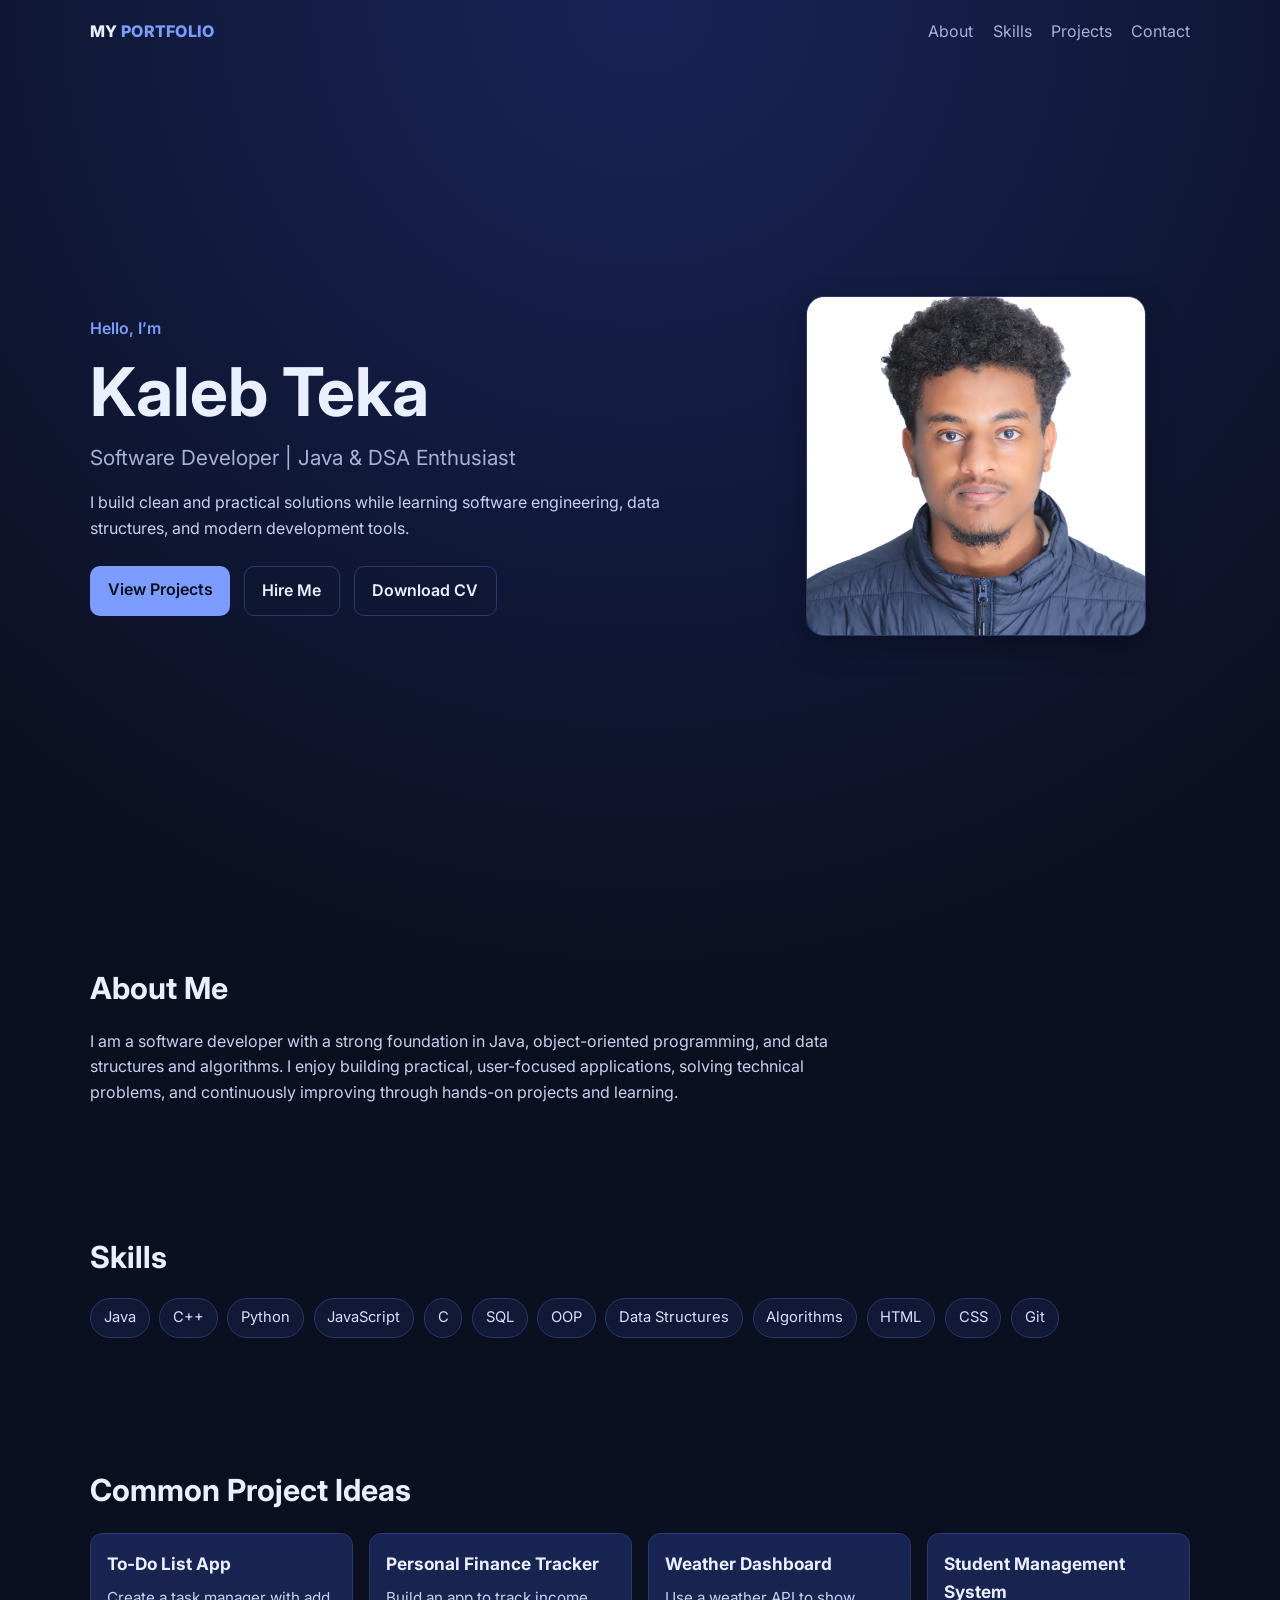
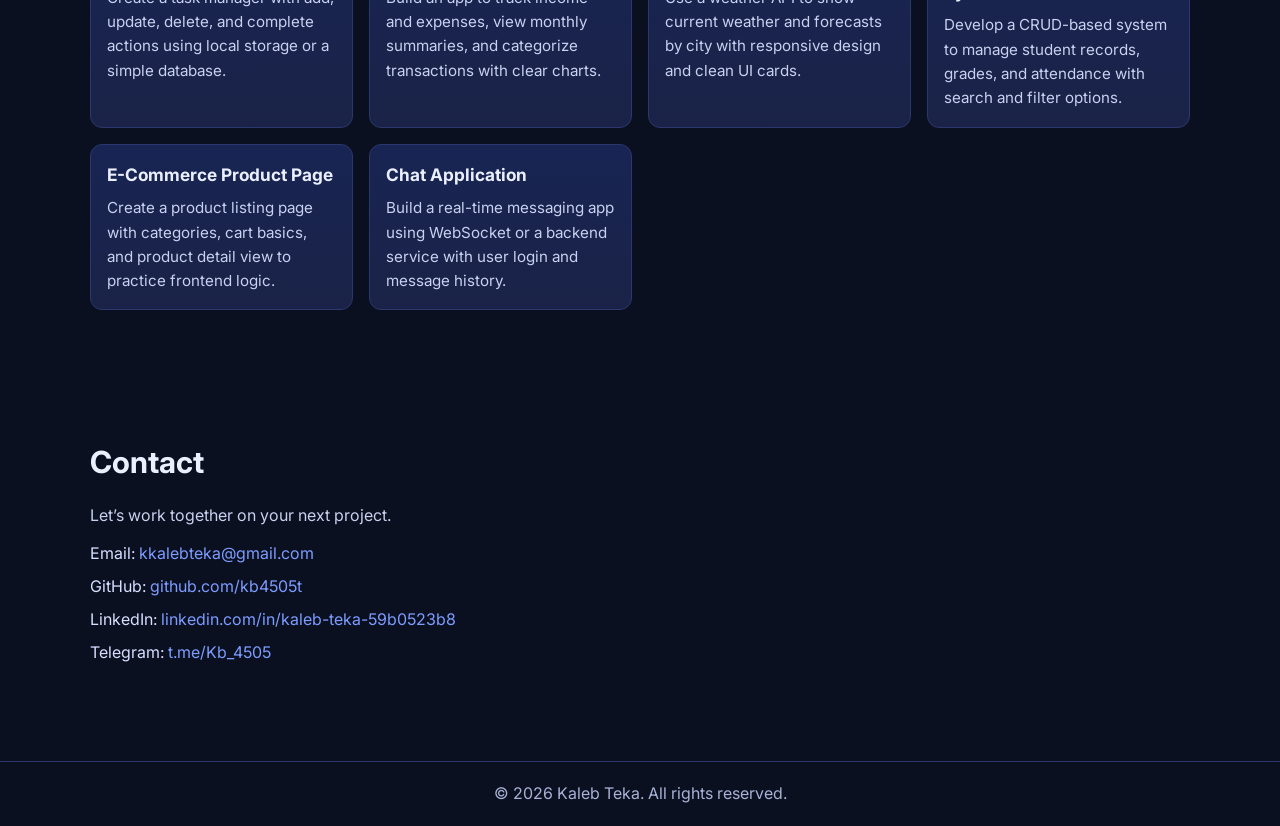
<file: index.html>
<!DOCTYPE html>
<html lang="en">
<head>
  <meta charset="UTF-8" />
  <meta name="viewport" content="width=device-width, initial-scale=1.0" />
  <title>Kaleb Teka | Portfolio</title>
  <link rel="preconnect" href="https://fonts.googleapis.com">
  <link rel="preconnect" href="https://fonts.gstatic.com" crossorigin>
  <link href="https://fonts.googleapis.com/css2?family=Inter:wght@400;500;700;800&display=swap" rel="stylesheet">
  <link rel="stylesheet" href="portfolio.css" />
</head>
<body>
  <header class="hero" id="home">
    <nav class="nav container">
      <div class="logo">MY <span>PORTFOLIO</span></div>
      <ul class="nav-links">
        <li><a href="#about">About</a></li>
        <li><a href="#skills">Skills</a></li>
        <li><a href="#projects">Projects</a></li>
        <li><a href="#contact">Contact</a></li>
      </ul>
    </nav>

    <div class="container hero-layout">
      <div class="hero-content">
        <p class="tag">Hello, I’m</p>
        <h1>Kaleb Teka</h1>
        <p class="subtitle">Software Developer | Java & DSA Enthusiast</p>
        <p class="summary">
          I build clean and practical solutions while learning software engineering,
          data structures, and modern development tools.
        </p>
        <div class="hero-actions">
          <a href="#projects" class="btn primary">View Projects</a>
          <a href="#contact" class="btn ghost">Hire Me</a>
          <a href="Kaleb-Teka-CV.pdf" class="btn ghost" download>Download CV</a>
        </div>
      </div>
      <div class="hero-image-wrap">
        <img src="proff.jpg" alt="Portrait of Kaleb Teka" class="hero-image" />
      </div>
    </div>
  </header>

  <main>
    <section id="about" class="section container">
      <h2>About Me</h2>
      <p>
        I am a software developer with a strong foundation in Java, object-oriented programming,
        and data structures and algorithms. I enjoy building practical, user-focused applications,
        solving technical problems, and continuously improving through hands-on projects and learning.
      </p>
    </section>

    <section id="skills" class="section container">
      <h2>Skills</h2>
      <div class="chips">
        <span>Java</span>
        <span>C++</span>
        <span>Python</span>
        <span>JavaScript</span>
        <span>C</span>
        <span>SQL</span>
        <span>OOP</span>
        <span>Data Structures</span>
        <span>Algorithms</span>
        <span>HTML</span>
        <span>CSS</span>
        <span>Git</span>
      </div>
    </section>

    <section id="projects" class="section container">
      <h2>Common Project Ideas</h2>
      <div class="project-grid">
        <article class="card">
          <h3>To-Do List App</h3>
          <p>Create a task manager with add, update, delete, and complete actions using local storage or a simple database.</p>
        </article>
        <article class="card">
          <h3>Personal Finance Tracker</h3>
          <p>Build an app to track income and expenses, view monthly summaries, and categorize transactions with clear charts.</p>
        </article>
        <article class="card">
          <h3>Weather Dashboard</h3>
          <p>Use a weather API to show current weather and forecasts by city with responsive design and clean UI cards.</p>
        </article>
        <article class="card">
          <h3>Student Management System</h3>
          <p>Develop a CRUD-based system to manage student records, grades, and attendance with search and filter options.</p>
        </article>
        <article class="card">
          <h3>E-Commerce Product Page</h3>
          <p>Create a product listing page with categories, cart basics, and product detail view to practice frontend logic.</p>
        </article>
        <article class="card">
          <h3>Chat Application</h3>
          <p>Build a real-time messaging app using WebSocket or a backend service with user login and message history.</p>
        </article>
      </div>
    </section>

    <section id="contact" class="section container">
      <h2>Contact</h2>
      <p>Let’s work together on your next project.</p>
      <ul class="contact-list">
        <li>Email: <a href="mailto:kkalebteka@gmail.com">kkalebteka@gmail.com</a></li>
        <li>GitHub: <a href="https://github.com/kb4505t" target="_blank" rel="noopener noreferrer">github.com/kb4505t</a></li>
        <li>LinkedIn: <a href="https://www.linkedin.com/in/kaleb-teka-59b0523b8" target="_blank" rel="noopener noreferrer">linkedin.com/in/kaleb-teka-59b0523b8</a></li>
        <li>Telegram: <a href="https://t.me/Kb_4505" target="_blank" rel="noopener noreferrer">t.me/Kb_4505</a></li>
      </ul>
    </section>
  </main>

  <footer>
    <p>© <span id="year"></span> Kaleb Teka. All rights reserved.</p>
  </footer>

  <script src="portfolio.js"></script>
</body>
</html>
</file>
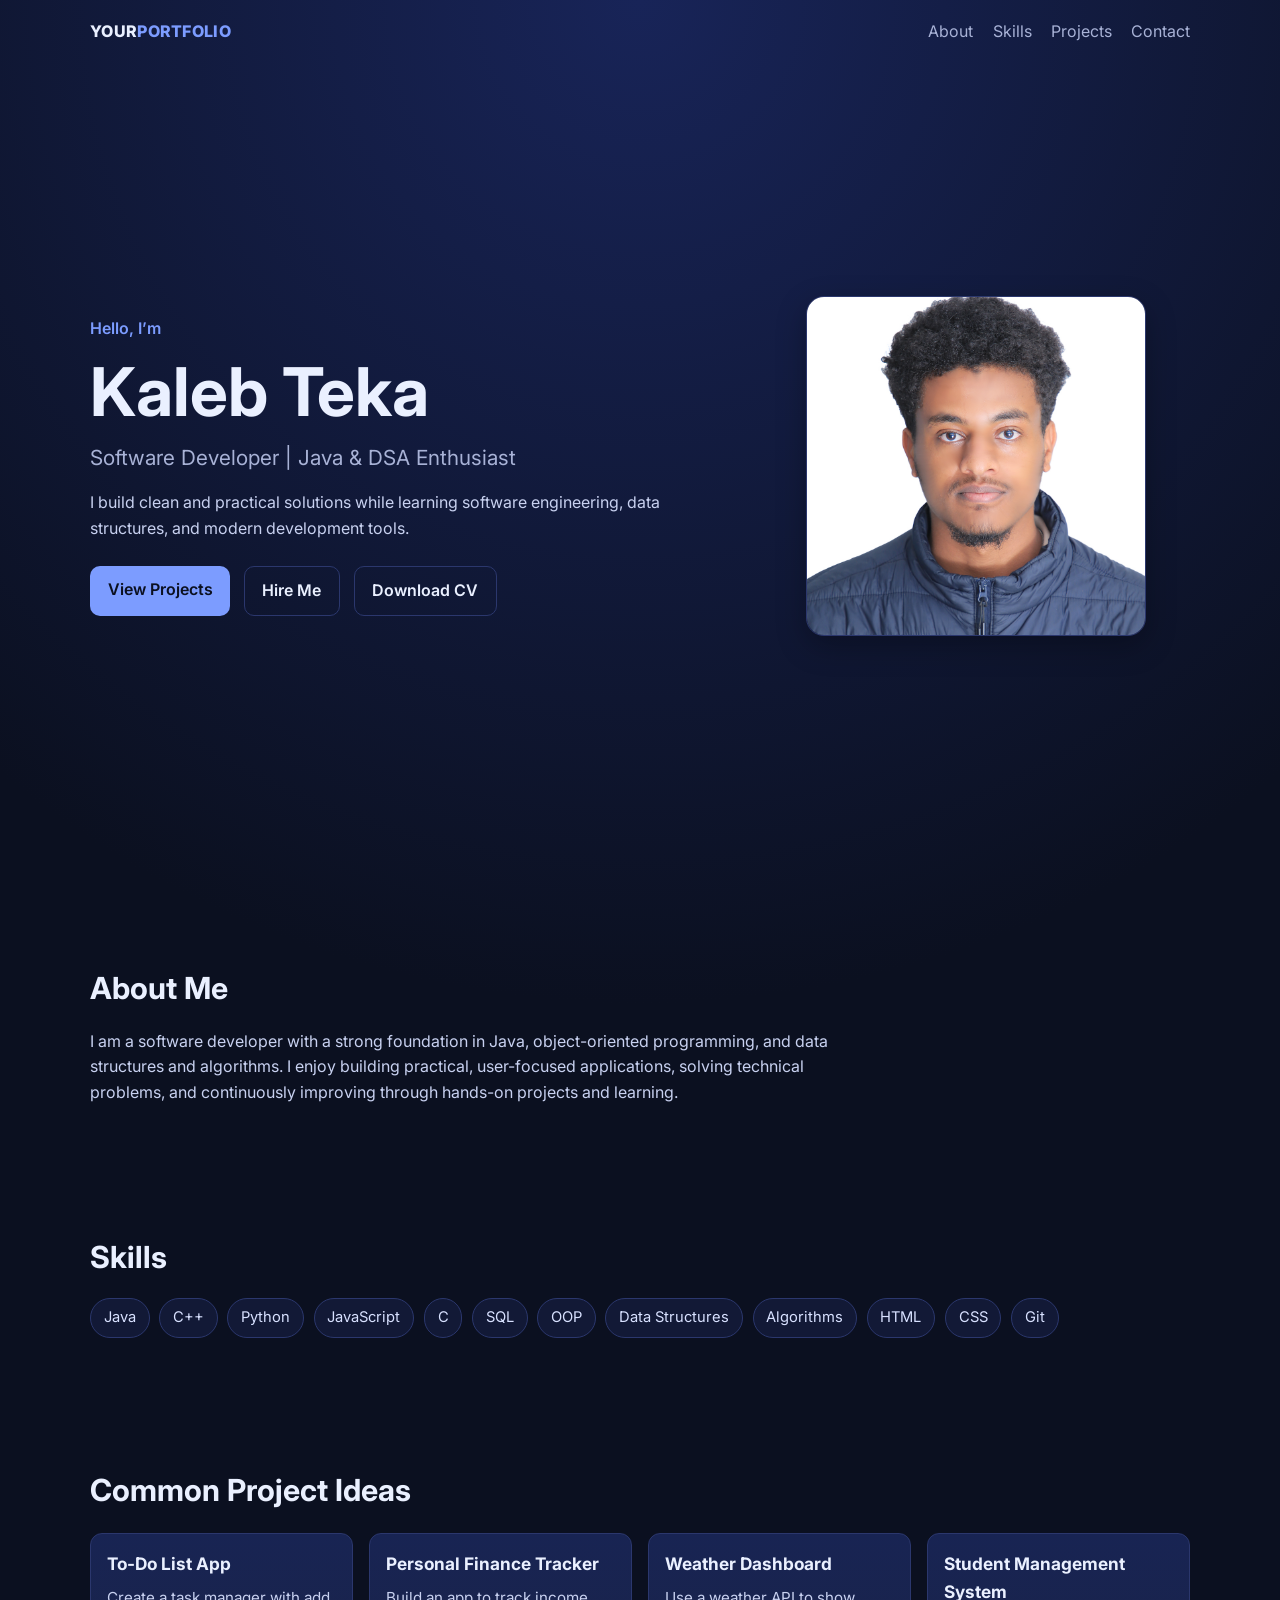
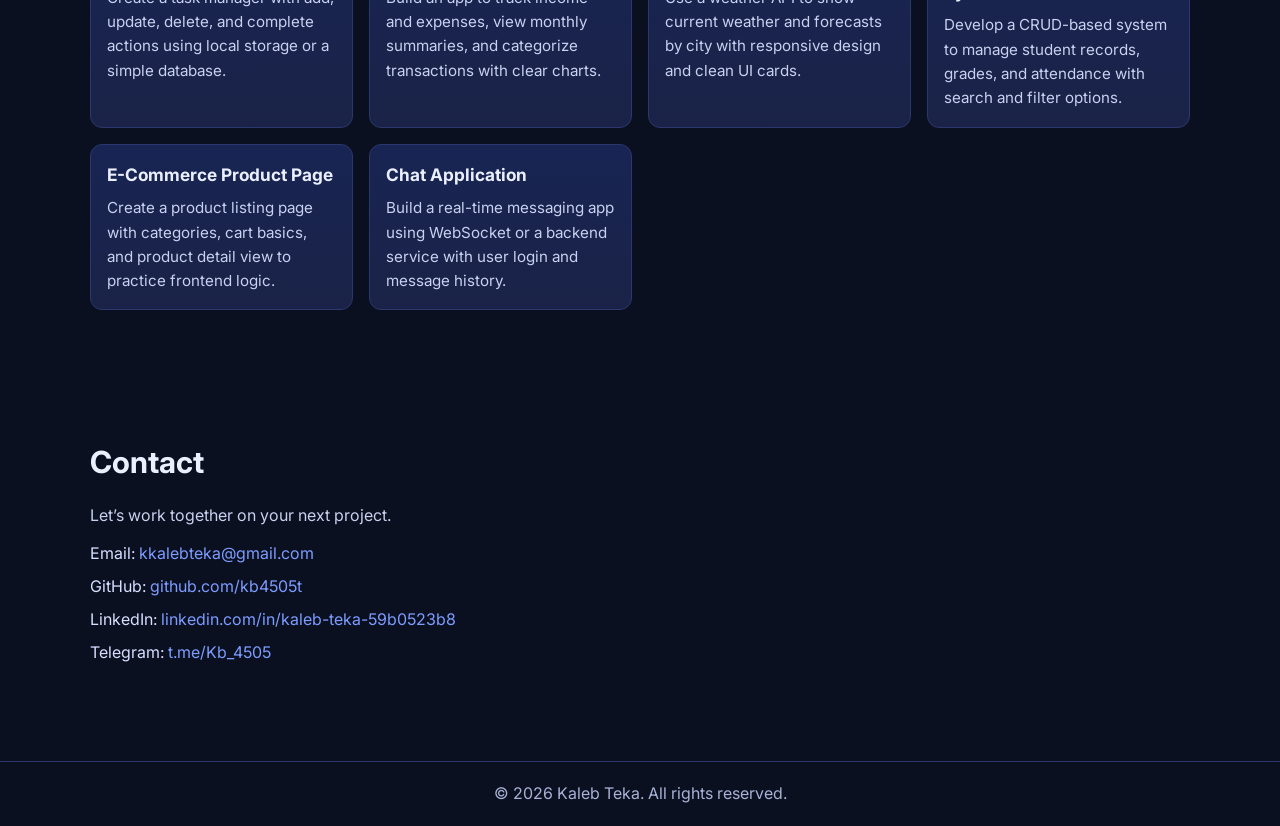
<file: portfolio.html>
<!DOCTYPE html>
<html lang="en">
<head>
  <meta charset="UTF-8" />
  <meta name="viewport" content="width=device-width, initial-scale=1.0" />
  <title>Kaleb Teka | Portfolio</title>
  <link rel="preconnect" href="https://fonts.googleapis.com">
  <link rel="preconnect" href="https://fonts.gstatic.com" crossorigin>
  <link href="https://fonts.googleapis.com/css2?family=Inter:wght@400;500;700;800&display=swap" rel="stylesheet">
  <link rel="stylesheet" href="portfolio.css" />
</head>
<body>
  <header class="hero" id="home">
    <nav class="nav container">
      <div class="logo">YOUR<span>PORTFOLIO</span></div>
      <ul class="nav-links">
        <li><a href="#about">About</a></li>
        <li><a href="#skills">Skills</a></li>
        <li><a href="#projects">Projects</a></li>
        <li><a href="#contact">Contact</a></li>
      </ul>
    </nav>

    <div class="container hero-layout">
      <div class="hero-content">
        <p class="tag">Hello, I’m</p>
        <h1>Kaleb Teka</h1>
        <p class="subtitle">Software Developer | Java & DSA Enthusiast</p>
        <p class="summary">
          I build clean and practical solutions while learning software engineering,
          data structures, and modern development tools.
        </p>
        <div class="hero-actions">
          <a href="#projects" class="btn primary">View Projects</a>
          <a href="#contact" class="btn ghost">Hire Me</a>
          <a href="Kaleb-Teka-CV.pdf" class="btn ghost" download>Download CV</a>
        </div>
      </div>
      <div class="hero-image-wrap">
        <img src="proff.jpg" alt="Portrait of Kaleb Teka" class="hero-image" />
      </div>
    </div>
  </header>

  <main>
    <section id="about" class="section container">
      <h2>About Me</h2>
      <p>
        I am a software developer with a strong foundation in Java, object-oriented programming,
        and data structures and algorithms. I enjoy building practical, user-focused applications,
        solving technical problems, and continuously improving through hands-on projects and learning.
      </p>
    </section>

    <section id="skills" class="section container">
      <h2>Skills</h2>
      <div class="chips">
        <span>Java</span>
        <span>C++</span>
        <span>Python</span>
        <span>JavaScript</span>
        <span>C</span>
        <span>SQL</span>
        <span>OOP</span>
        <span>Data Structures</span>
        <span>Algorithms</span>
        <span>HTML</span>
        <span>CSS</span>
        <span>Git</span>
      </div>
    </section>

    <section id="projects" class="section container">
      <h2>Common Project Ideas</h2>
      <div class="project-grid">
        <article class="card">
          <h3>To-Do List App</h3>
          <p>Create a task manager with add, update, delete, and complete actions using local storage or a simple database.</p>
        </article>
        <article class="card">
          <h3>Personal Finance Tracker</h3>
          <p>Build an app to track income and expenses, view monthly summaries, and categorize transactions with clear charts.</p>
        </article>
        <article class="card">
          <h3>Weather Dashboard</h3>
          <p>Use a weather API to show current weather and forecasts by city with responsive design and clean UI cards.</p>
        </article>
        <article class="card">
          <h3>Student Management System</h3>
          <p>Develop a CRUD-based system to manage student records, grades, and attendance with search and filter options.</p>
        </article>
        <article class="card">
          <h3>E-Commerce Product Page</h3>
          <p>Create a product listing page with categories, cart basics, and product detail view to practice frontend logic.</p>
        </article>
        <article class="card">
          <h3>Chat Application</h3>
          <p>Build a real-time messaging app using WebSocket or a backend service with user login and message history.</p>
        </article>
      </div>
    </section>

    <section id="contact" class="section container">
      <h2>Contact</h2>
      <p>Let’s work together on your next project.</p>
      <ul class="contact-list">
        <li>Email: <a href="mailto:kkalebteka@gmail.com">kkalebteka@gmail.com</a></li>
        <li>GitHub: <a href="https://github.com/kb4505t" target="_blank" rel="noopener noreferrer">github.com/kb4505t</a></li>
        <li>LinkedIn: <a href="https://www.linkedin.com/in/kaleb-teka-59b0523b8" target="_blank" rel="noopener noreferrer">linkedin.com/in/kaleb-teka-59b0523b8</a></li>
        <li>Telegram: <a href="https://t.me/Kb_4505" target="_blank" rel="noopener noreferrer">t.me/Kb_4505</a></li>
      </ul>
    </section>
  </main>

  <footer>
    <p>© <span id="year"></span> Kaleb Teka. All rights reserved.</p>
  </footer>

  <script src="portfolio.js"></script>
</body>
</html>
</file>
<file: portfolio.css>
:root {
  --bg: #0b1020;
  --bg-soft: #121936;
  --surface: #1a2347;
  --text: #eaf0ff;
  --muted: #a8b2d6;
  --primary: #7c9cff;
  --primary-strong: #5e81ff;
  --border: #2b376d;
}

* {
  box-sizing: border-box;
  margin: 0;
  padding: 0;
}

html {
  scroll-behavior: smooth;
}

body {
  font-family: "Inter", system-ui, -apple-system, Segoe UI, Roboto, sans-serif;
  background: radial-gradient(circle at top, #182458 0%, var(--bg) 40%);
  color: var(--text);
  line-height: 1.6;
}

a:focus-visible,
.btn:focus-visible {
  outline: 2px solid var(--primary);
  outline-offset: 2px;
  border-radius: 10px;
}

.container {
  width: min(1100px, 92%);
  margin: 0 auto;
}

.hero {
  min-height: 100vh;
  display: flex;
  flex-direction: column;
  padding-bottom: 2rem;
}

.hero-layout {
  display: grid;
  grid-template-columns: 1.2fr 0.8fr;
  gap: 2rem;
  align-items: center;
  margin: auto;
}

.nav {
  display: flex;
  justify-content: space-between;
  align-items: center;
  padding: 1.2rem 0;
}

.logo {
  font-weight: 800;
  letter-spacing: 0.3px;
}

.logo span {
  color: var(--primary);
}

.nav-links {
  display: flex;
  list-style: none;
  gap: 1.2rem;
}

.nav-links a {
  color: var(--muted);
  text-decoration: none;
  transition: color 0.2s ease;
}

.nav-links a:hover {
  color: var(--text);
}

.hero-content {
  max-width: 720px;
}

.hero-image-wrap {
  display: flex;
  justify-content: center;
}

.hero-image {
  width: min(340px, 100%);
  aspect-ratio: 1 / 1;
  object-fit: cover;
  border-radius: 18px;
  border: 1px solid var(--border);
  background: linear-gradient(180deg, #182453, var(--surface));
  box-shadow: 0 10px 30px rgba(0, 0, 0, 0.28);
}

.tag {
  color: var(--primary);
  font-weight: 600;
  margin-bottom: 0.7rem;
}

h1 {
  font-size: clamp(2.2rem, 6vw, 4.2rem);
  line-height: 1.15;
  margin-bottom: 0.7rem;
}

.subtitle {
  font-size: clamp(1rem, 2.5vw, 1.3rem);
  color: var(--muted);
  margin-bottom: 1rem;
}

.summary {
  color: #c8d1f0;
  margin-bottom: 1.5rem;
}

.hero-actions {
  display: flex;
  gap: 0.85rem;
  flex-wrap: wrap;
}

.btn {
  text-decoration: none;
  padding: 0.72rem 1.1rem;
  border-radius: 10px;
  font-weight: 600;
  transition: transform 0.15s ease, background 0.2s ease;
}

.btn:hover {
  transform: translateY(-2px);
}

.btn.primary {
  background: var(--primary);
  color: #0b1020;
}

.btn.primary:hover {
  background: var(--primary-strong);
}

.btn.ghost {
  border: 1px solid var(--border);
  color: var(--text);
}

.section {
  padding: 4rem 0;
}

h2 {
  font-size: 1.9rem;
  margin-bottom: 1rem;
}

.section p {
  max-width: 760px;
  color: #c8d1f0;
}

.chips {
  display: flex;
  flex-wrap: wrap;
  gap: 0.6rem;
  margin-top: 1rem;
}

.chips span {
  border: 1px solid var(--border);
  background: var(--bg-soft);
  padding: 0.45rem 0.8rem;
  border-radius: 999px;
  color: #d8e1ff;
  font-size: 0.92rem;
}

.project-grid {
  display: grid;
  gap: 1rem;
  grid-template-columns: repeat(auto-fit, minmax(220px, 1fr));
  margin-top: 1.15rem;
}

.card {
  background: linear-gradient(180deg, #182453, var(--surface));
  border: 1px solid var(--border);
  border-radius: 12px;
  padding: 1rem;
  transition: transform 0.2s ease, border-color 0.2s ease;
}

.card:hover {
  transform: translateY(-3px);
  border-color: #4a5ea8;
}

.card h3 {
  margin-bottom: 0.5rem;
  font-size: 1.08rem;
}

.card p {
  color: #c8d1f0;
  font-size: 0.95rem;
}

.contact-list {
  margin-top: 0.8rem;
  list-style: none;
}

.contact-list li {
  margin-bottom: 0.45rem;
  color: #d6dfff;
}

.contact-list a {
  color: var(--primary);
  text-decoration: none;
  word-break: break-word;
}

.contact-list a:hover {
  text-decoration: underline;
}

footer {
  border-top: 1px solid var(--border);
  color: var(--muted);
  text-align: center;
  padding: 1.2rem 0;
  margin-top: 1.5rem;
}

@media (max-width: 720px) {
  .hero {
    min-height: auto;
    padding-bottom: 1.2rem;
  }

  .hero-layout {
    grid-template-columns: 1fr;
    gap: 1.2rem;
    margin-top: 1.4rem;
  }

  .nav {
    flex-direction: column;
    gap: 0.8rem;
  }

  .nav-links {
    gap: 0.8rem;
    flex-wrap: wrap;
    justify-content: center;
  }

  .hero-content {
    margin-top: 0;
  }

  .hero-image {
    width: min(260px, 100%);
  }

  .section {
    padding: 3rem 0;
  }

  h2 {
    font-size: 1.6rem;
  }

  .btn {
    width: 100%;
    text-align: center;
  }
}
</file>
